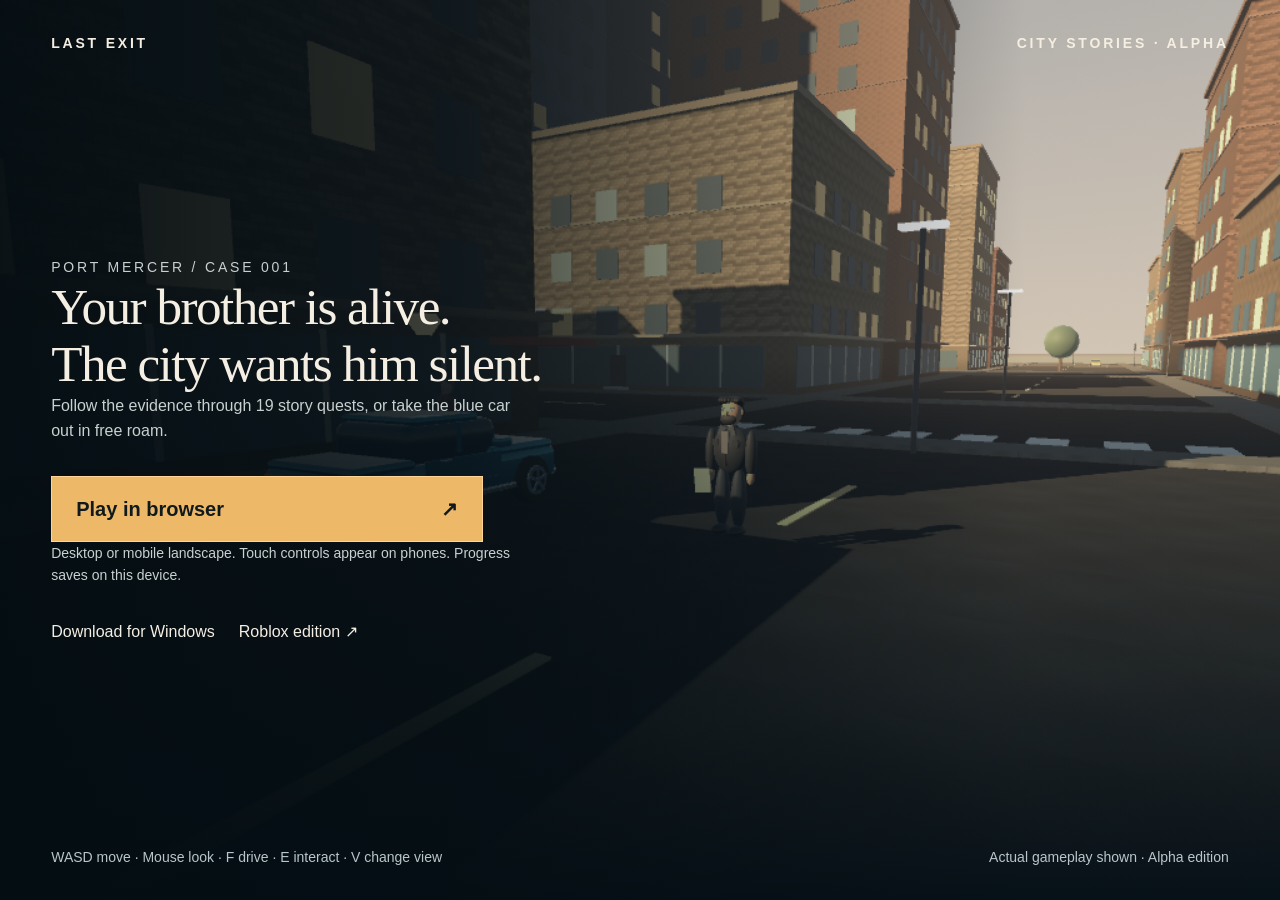
<file: index.html>
<!DOCTYPE html><html lang="en"><head><meta charSet="utf-8"/><meta name="viewport" content="width=device-width, initial-scale=1"/><link rel="preload" href="./gameplay.png" as="image"/><link rel="stylesheet" href="/_next/static/css/index.V1fj80-C.css" data-rsc-css-href="/_next/static/css/index.V1fj80-C.css" data-precedence="vite-rsc/importer-resources"/><link rel="modulepreload" fetchPriority="low" href="/_next/static/chunks/index-DbHGpKT9.js"/><script src="/_next/static/chunks/rolldown-runtime-C60lm6uB.js" type="module" async=""></script><script src="/_next/static/chunks/framework-D_rUT4EX.js" type="module" async=""></script><link rel="modulepreload" href="/_next/static/chunks/layout-segment-context-DYfTMJEV.js" crossorigin=""/><title>LAST EXIT — City Stories</title><meta name="description" content="Play the Port Mercer mystery: 19 quests, driving and free roam."/><script>Object.assign(((self[Symbol.for("vinext.navigationRuntime")]??={bootstrap:{routeManifest:null},functions:{}}).bootstrap.rsc??={rsc:[]}),{params:{},nav:{"pathname":"/","searchParams":[]}})</script><link rel="modulepreload" href="/_next/static/chunks/index-DbHGpKT9.js" />
<link rel="preload" href="/_next/static/_vinext_fonts/geist-8ac0455e797f/geist-98bbbccb.woff2" as="font" type="font/woff2" crossorigin />
<link rel="preload" href="/_next/static/_vinext_fonts/geist-mono-00e989178794/geist-mono-013b2f2f.woff2" as="font" type="font/woff2" crossorigin />
<style data-vinext-fonts>/* cyrillic-ext */
@font-face {
  font-family: 'Geist';
  font-style: normal;
  font-weight: 100 900;
  font-display: swap;
  src: url(/_next/static/_vinext_fonts/geist-8ac0455e797f/geist-ff2310f5.woff2) format('woff2');
  unicode-range: U+0460-052F, U+1C80-1C8A, U+20B4, U+2DE0-2DFF, U+A640-A69F, U+FE2E-FE2F;
}
/* cyrillic */
@font-face {
  font-family: 'Geist';
  font-style: normal;
  font-weight: 100 900;
  font-display: swap;
  src: url(/_next/static/_vinext_fonts/geist-8ac0455e797f/geist-875ccdd4.woff2) format('woff2');
  unicode-range: U+0301, U+0400-045F, U+0490-0491, U+04B0-04B1, U+2116;
}
/* vietnamese */
@font-face {
  font-family: 'Geist';
  font-style: normal;
  font-weight: 100 900;
  font-display: swap;
  src: url(/_next/static/_vinext_fonts/geist-8ac0455e797f/geist-52306abf.woff2) format('woff2');
  unicode-range: U+0102-0103, U+0110-0111, U+0128-0129, U+0168-0169, U+01A0-01A1, U+01AF-01B0, U+0300-0301, U+0303-0304, U+0308-0309, U+0323, U+0329, U+1EA0-1EF9, U+20AB;
}
/* latin-ext */
@font-face {
  font-family: 'Geist';
  font-style: normal;
  font-weight: 100 900;
  font-display: swap;
  src: url(/_next/static/_vinext_fonts/geist-8ac0455e797f/geist-001175b1.woff2) format('woff2');
  unicode-range: U+0100-02BA, U+02BD-02C5, U+02C7-02CC, U+02CE-02D7, U+02DD-02FF, U+0304, U+0308, U+0329, U+1D00-1DBF, U+1E00-1E9F, U+1EF2-1EFF, U+2020, U+20A0-20AB, U+20AD-20C0, U+2113, U+2C60-2C7F, U+A720-A7FF;
}
/* latin */
@font-face {
  font-family: 'Geist';
  font-style: normal;
  font-weight: 100 900;
  font-display: swap;
  src: url(/_next/static/_vinext_fonts/geist-8ac0455e797f/geist-98bbbccb.woff2) format('woff2');
  unicode-range: U+0000-00FF, U+0131, U+0152-0153, U+02BB-02BC, U+02C6, U+02DA, U+02DC, U+0304, U+0308, U+0329, U+2000-206F, U+20AC, U+2122, U+2191, U+2193, U+2212, U+2215, U+FEFF, U+FFFD;
}

@font-face {
  font-family: 'Geist Fallback';
  src: local("Arial");
  ascent-override: 95.94%;
  descent-override: 28.16%;
  line-gap-override: 0.00%;
  size-adjust: 104.76%;
}

.__font_geist_19ysh9d { font-family: 'Geist', 'Geist Fallback'; font-style: normal; }

.__variable_geist_19ysh9d { --font-geist-sans: 'Geist', 'Geist Fallback'; }

/* cyrillic-ext */
@font-face {
  font-family: 'Geist Mono';
  font-style: normal;
  font-weight: 100 900;
  font-display: swap;
  src: url(/_next/static/_vinext_fonts/geist-mono-00e989178794/geist-mono-f6b33328.woff2) format('woff2');
  unicode-range: U+0460-052F, U+1C80-1C8A, U+20B4, U+2DE0-2DFF, U+A640-A69F, U+FE2E-FE2F;
}
/* cyrillic */
@font-face {
  font-family: 'Geist Mono';
  font-style: normal;
  font-weight: 100 900;
  font-display: swap;
  src: url(/_next/static/_vinext_fonts/geist-mono-00e989178794/geist-mono-44e03052.woff2) format('woff2');
  unicode-range: U+0301, U+0400-045F, U+0490-0491, U+04B0-04B1, U+2116;
}
/* symbols2 */
@font-face {
  font-family: 'Geist Mono';
  font-style: normal;
  font-weight: 100 900;
  font-display: swap;
  src: url(/_next/static/_vinext_fonts/geist-mono-00e989178794/geist-mono-0638449e.woff2) format('woff2');
  unicode-range: U+2000-2001, U+2004-2008, U+200A, U+23B8-23BD, U+2500-259F;
}
/* vietnamese */
@font-face {
  font-family: 'Geist Mono';
  font-style: normal;
  font-weight: 100 900;
  font-display: swap;
  src: url(/_next/static/_vinext_fonts/geist-mono-00e989178794/geist-mono-971fb274.woff2) format('woff2');
  unicode-range: U+0102-0103, U+0110-0111, U+0128-0129, U+0168-0169, U+01A0-01A1, U+01AF-01B0, U+0300-0301, U+0303-0304, U+0308-0309, U+0323, U+0329, U+1EA0-1EF9, U+20AB;
}
/* latin-ext */
@font-face {
  font-family: 'Geist Mono';
  font-style: normal;
  font-weight: 100 900;
  font-display: swap;
  src: url(/_next/static/_vinext_fonts/geist-mono-00e989178794/geist-mono-44745446.woff2) format('woff2');
  unicode-range: U+0100-02BA, U+02BD-02C5, U+02C7-02CC, U+02CE-02D7, U+02DD-02FF, U+0304, U+0308, U+0329, U+1D00-1DBF, U+1E00-1E9F, U+1EF2-1EFF, U+2020, U+20A0-20AB, U+20AD-20C0, U+2113, U+2C60-2C7F, U+A720-A7FF;
}
/* latin */
@font-face {
  font-family: 'Geist Mono';
  font-style: normal;
  font-weight: 100 900;
  font-display: swap;
  src: url(/_next/static/_vinext_fonts/geist-mono-00e989178794/geist-mono-013b2f2f.woff2) format('woff2');
  unicode-range: U+0000-00FF, U+0131, U+0152-0153, U+02BB-02BC, U+02C6, U+02DA, U+02DC, U+0304, U+0308, U+0329, U+2000-206F, U+20AC, U+2122, U+2191, U+2193, U+2212, U+2215, U+FEFF, U+FFFD;
}

@font-face {
  font-family: 'Geist Mono Fallback';
  src: local("Arial");
  ascent-override: 74.67%;
  descent-override: 21.92%;
  line-gap-override: 0.00%;
  size-adjust: 134.59%;
}

.__font_geist_mono_1001rt9 { font-family: 'Geist Mono', 'Geist Mono Fallback'; font-style: normal; }

.__variable_geist_mono_1001rt9 { --font-geist-mono: 'Geist Mono', 'Geist Mono Fallback'; }
</style>
</head><body class="__variable_geist_19ysh9d __variable_geist_mono_1001rt9 antialiased"><main class="game-home"><img class="cover" src="./gameplay.png" alt="Actual gameplay: Alex Reyes beside his blue car in Port Mercer"/><div class="shade"></div><header><span>LAST EXIT</span><span>CITY STORIES · ALPHA</span></header><section class="start-panel" aria-label="Start playing"><p class="eyebrow">PORT MERCER / CASE 001</p><h1>Your brother is alive.<br/>The city wants him silent.</h1><p>Follow the evidence through 19 story quests, or take the blue car out in free roam.</p><a class="play" href="./play/index.html">Play in browser <span aria-hidden="true">↗</span></a><p class="small">Desktop or mobile landscape. Touch controls appear on phones. Progress saves on this device.</p><div class="other"><a href="./downloads/index.html">Download for Windows</a><a href="https://www.roblox.com/games/71445820523277/LAST-EXIT-City-Stories">Roblox edition ↗</a></div></section><footer><span>WASD move · Mouse look · F drive · E interact · V change view</span><span>Actual gameplay shown · Alpha edition</span></footer></main><script type="module" src="/_next/static/chunks/index-DbHGpKT9.js" id="_R_" async=""></script><script>((self[Symbol.for("vinext.navigationRuntime")]??={bootstrap:{routeManifest:null},functions:{}}).bootstrap.rsc??={rsc:[]}).rsc.push("0:{\"page:/\":\"$L1\",\"layout:/\":\"$L2\",\"route:/\":\"$L3\",\"__route\":\"route:/\",\"__interceptionContext\":null,\"__layoutIds\":[\"layout:/\"],\"__rootLayout\":\"/\",\"__bfcacheSegmentIdentities\":{\"layout:/\":\"[\\\"layout\\\",\\\"layout:/\\\",\\\"root-boundary:/\\\",\\\"\\\"]\",\"page:/\":\"[\\\"page\\\",\\\"page:/\\\",\\\"root-boundary:/\\\",\\\"\\\"]\"},\"__srcPage\":[\"page\"],\"__layoutFlags\":{\"layout:/\":\"s\"},\"__artifactCompatibility\":{\"schemaVersion\":1,\"graphVersion\":\"app-route-graph:1177fd80f83fa7b0\",\"deploymentVersion\":\"0049fa1b-5f98-4821-8830-db90452966ce\",\"appElementsSchemaVersion\":1,\"rscPayloadSchemaVersion\":1,\"rootBoundaryId\":\"/\",\"renderEpoch\":null}}\n")</script><script>((self[Symbol.for("vinext.navigationRuntime")]??={bootstrap:{routeManifest:null},functions:{}}).bootstrap.rsc??={rsc:[]}).rsc.push("4:I[\"3bb4c73cb361\",[],\"Children\",1]\n")</script><script>((self[Symbol.for("vinext.navigationRuntime")]??={bootstrap:{routeManifest:null},functions:{}}).bootstrap.rsc??={rsc:[]}).rsc.push("5:I[\"0bef8629d058\",[],\"GlobalErrorBoundary\",1]\n")</script><script>((self[Symbol.for("vinext.navigationRuntime")]??={bootstrap:{routeManifest:null},functions:{}}).bootstrap.rsc??={rsc:[]}).rsc.push("6:I[\"a7f3f1d63985\",[],\"default\",1]\n")</script><script>((self[Symbol.for("vinext.navigationRuntime")]??={bootstrap:{routeManifest:null},functions:{}}).bootstrap.rsc??={rsc:[]}).rsc.push("7:I[\"0bef8629d058\",[],\"ErrorBoundary\",1]\n")</script><script>((self[Symbol.for("vinext.navigationRuntime")]??={bootstrap:{routeManifest:null},functions:{}}).bootstrap.rsc??={rsc:[]}).rsc.push("8:I[\"bcc88b3729e4\",[],\"LayoutSegmentProvider\",1]\n")</script><script>((self[Symbol.for("vinext.navigationRuntime")]??={bootstrap:{routeManifest:null},functions:{}}).bootstrap.rsc??={rsc:[]}).rsc.push("9:I[\"3bb4c73cb361\",[],\"Slot\",1]\n")</script><script>((self[Symbol.for("vinext.navigationRuntime")]??={bootstrap:{routeManifest:null},functions:{}}).bootstrap.rsc??={rsc:[]}).rsc.push("a:I[\"0bef8629d058\",[],\"NotFoundBoundary\",1]\n")</script><script>((self[Symbol.for("vinext.navigationRuntime")]??={bootstrap:{routeManifest:null},functions:{}}).bootstrap.rsc??={rsc:[]}).rsc.push("b:I[\"fdec6512cad3\",[],\"AppRouterScrollTarget\",1]\n")</script><script>((self[Symbol.for("vinext.navigationRuntime")]??={bootstrap:{routeManifest:null},functions:{}}).bootstrap.rsc??={rsc:[]}).rsc.push("c:I[\"0bef8629d058\",[],\"RedirectBoundary\",1]\n")</script><script>((self[Symbol.for("vinext.navigationRuntime")]??={bootstrap:{routeManifest:null},functions:{}}).bootstrap.rsc??={rsc:[]}).rsc.push(":HL[\"/_next/static/css/index.V1fj80-C.css\",\"style\"     ]\n")</script><script>((self[Symbol.for("vinext.navigationRuntime")]??={bootstrap:{routeManifest:null},functions:{}}).bootstrap.rsc??={rsc:[]}).rsc.push("2:[[[\"$\",\"link\",\"css:/_next/static/css/index.V1fj80-C.css\",{\"rel\":\"stylesheet\",\"precedence\":\"vite-rsc/importer-resources\",\"href\":\"/_next/static/css/index.V1fj80-C.css\",\"data-rsc-css-href\":\"/_next/static/css/index.V1fj80-C.css\"}],\"$undefined\"],[\"$\",\"html\",null,{\"lang\":\"en\",\"children\":[\"$\",\"body\",null,{\"className\":\"__variable_geist_19ysh9d __variable_geist_mono_1001rt9 antialiased\",\"children\":[\"$\",\"$L4\",null,{}]}]}]]\n")</script><script>((self[Symbol.for("vinext.navigationRuntime")]??={bootstrap:{routeManifest:null},functions:{}}).bootstrap.rsc??={rsc:[]}).rsc.push("3:[[[\"$\",\"meta\",null,{\"charSet\":\"utf-8\"}],[[\"$\",\"title\",\"0\",{\"children\":\"LAST EXIT — City Stories\"}],[\"$\",\"meta\",\"1\",{\"name\":\"description\",\"content\":\"Play the Port Mercer mystery: 19 quests, driving and free roam.\"}]],[[\"$\",\"meta\",\"0\",{\"name\":\"viewport\",\"content\":\"width=device-width, initial-scale=1\"}]]],[\"$\",\"$L5\",null,{\"fallback\":\"$6\",\"children\":[\"$\",\"$L7\",null,{\"fallback\":\"$6\",\"children\":[\"$\",\"$L8\",null,{\"providerId\":\"layout:/\",\"segmentMap\":{\"children\":[]},\"children\":[\"$\",\"$L9\",null,{\"id\":\"layout:/\",\"parallelSlots\":\"$undefined\",\"children\":[\"$\",\"$La\",null,{\"resetKey\":\"\",\"fallback\":[[\"$\",\"title\",null,{\"children\":\"404: This page could not be found.\"}],[\"$\",\"div\",null,{\"style\":{\"fontFamily\":\"system-ui,\\\"Segoe UI\\\",Roboto,Helvetica,Arial,sans-serif,\\\"Apple Color Emoji\\\",\\\"Segoe UI Emoji\\\"\",\"height\":\"100vh\",\"textAlign\":\"center\",\"display\":\"flex\",\"flexDirection\":\"column\",\"alignItems\":\"center\",\"justifyContent\":\"center\"},\"children\":[\"$\",\"div\",null,{\"children\":[[\"$\",\"style\",null,{\"dangerouslySetInnerHTML\":{\"__html\":\"body{color:#000;background:#fff;margin:0}.next-error-h1{border-right:1px solid rgba(0,0,0,.3)}@media (prefers-color-scheme:dark){body{color:#fff;background:#000}.next-error-h1{border-right:1px solid rgba(255,255,255,.3)}}\"}}],[\"$\",\"h1\",null,{\"className\":\"next-error-h1\",\"style\":{\"display\":\"inline-block\",\"margin\":\"0 20px 0 0\",\"padding\":\"0 23px 0 0\",\"fontSize\":24,\"fontWeight\":500,\"verticalAlign\":\"top\",\"lineHeight\":\"49px\"},\"children\":404}],[\"$\",\"div\",null,{\"style\":{\"display\":\"inline-block\"},\"children\":[\"$\",\"h2\",null,{\"style\":{\"fontSize\":14,\"fontWeight\":400,\"lineHeight\":\"49px\",\"margin\":0},\"children\":\"This page could not be found.\"}]}]]}]}]],\"children\":[\"$\",\"$Lb\",null,{\"children\":[\"$\",\"$Lc\",null,{\"children\":[[\"$\",\"$L8\",null,{\"providerId\":\"page:/\",\"segmentMap\":{\"children\":[\"__PAGE__\"]},\"children\":[\"$\",\"$L9\",null,{\"id\":\"page:/\"}]}],null]}]}]}]}]}]}]}],null,null]\n")</script><script>((self[Symbol.for("vinext.navigationRuntime")]??={bootstrap:{routeManifest:null},functions:{}}).bootstrap.rsc??={rsc:[]}).rsc.push(":HL[\"./gameplay.png\",\"image\"]\n")</script><script>((self[Symbol.for("vinext.navigationRuntime")]??={bootstrap:{routeManifest:null},functions:{}}).bootstrap.rsc??={rsc:[]}).rsc.push("1:[\"$\",\"main\",null,{\"className\":\"game-home\",\"children\":[[\"$\",\"img\",null,{\"className\":\"cover\",\"src\":\"./gameplay.png\",\"alt\":\"Actual gameplay: Alex Reyes beside his blue car in Port Mercer\"}],[\"$\",\"div\",null,{\"className\":\"shade\"}],[\"$\",\"header\",null,{\"children\":[[\"$\",\"span\",null,{\"children\":\"LAST EXIT\"}],[\"$\",\"span\",null,{\"children\":\"CITY STORIES · ALPHA\"}]]}],[\"$\",\"section\",null,{\"className\":\"start-panel\",\"aria-label\":\"Start playing\",\"children\":[[\"$\",\"p\",null,{\"className\":\"eyebrow\",\"children\":\"PORT MERCER / CASE 001\"}],[\"$\",\"h1\",null,{\"children\":[\"Your brother is alive.\",[\"$\",\"br\",null,{}],\"The city wants him silent.\"]}],[\"$\",\"p\",null,{\"children\":\"Follow the evidence through 19 story quests, or take the blue car out in free roam.\"}],[\"$\",\"a\",null,{\"className\":\"play\",\"href\":\"./play/index.html\",\"children\":[\"Play in browser \",[\"$\",\"span\",null,{\"aria-hidden\":\"true\",\"children\":\"↗\"}]]}],[\"$\",\"p\",null,{\"className\":\"small\",\"children\":\"Desktop or mobile landscape. Touch controls appear on phones. Progress saves on this device.\"}],[\"$\",\"div\",null,{\"className\":\"other\",\"children\":[[\"$\",\"a\",null,{\"href\":\"./downloads/index.html\",\"children\":\"Download for Windows\"}],[\"$\",\"a\",null,{\"href\":\"https://www.roblox.com/games/71445820523277/LAST-EXIT-City-Stories\",\"children\":\"Roblox edition ↗\"}]]}]]}],[\"$\",\"footer\",null,{\"children\":[[\"$\",\"span\",null,{\"children\":\"WASD move · Mouse look · F drive · E interact · V change view\"}],[\"$\",\"span\",null,{\"children\":\"Actual gameplay shown · Alpha edition\"}]]}]]}]\n")</script><script>Object.assign(((self[Symbol.for("vinext.navigationRuntime")]??={bootstrap:{routeManifest:null},functions:{}}).bootstrap.rsc??={rsc:[]}),{"initialCacheKind":"static"});((self[Symbol.for("vinext.navigationRuntime")]??={bootstrap:{routeManifest:null},functions:{}}).bootstrap.rsc??={rsc:[]}).done=true</script></body></html>
</file>
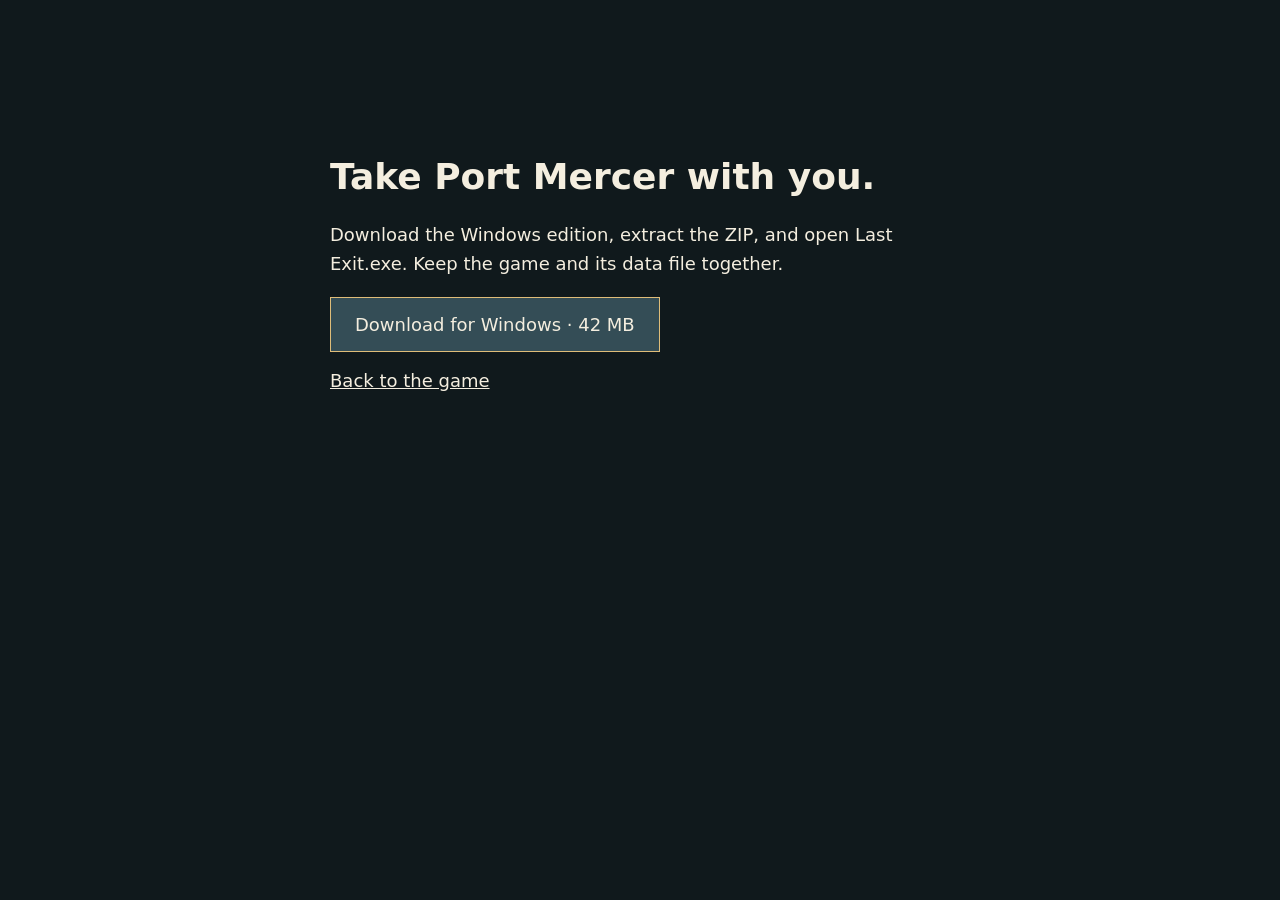
<file: downloads/index.html>
<!doctype html><html lang="en"><meta charset="utf-8"><meta name="viewport" content="width=device-width"><title>Download LAST EXIT</title><style>body{background:#10191c;color:#f4eedf;font:18px system-ui;max-width:620px;margin:12vh auto;padding:24px}button,a{color:inherit}button{background:#344d56;border:1px solid #dfbd79;padding:16px 24px;font:inherit;cursor:pointer}p{line-height:1.6}</style><h1>Take Port Mercer with you.</h1><p>Download the Windows edition, extract the ZIP, and open Last Exit.exe. Keep the game and its data file together.</p><button id="download">Download for Windows · 42 MB</button><p id="status" role="status"></p><a href="../">Back to the game</a><script>
const button=document.querySelector('button'),status=document.querySelector('#status');
button.onclick=async()=>{button.disabled=true;try{const blobs=[];const parts=["windows-0.part","windows-1.part"];for(let i=0;i<parts.length;i++){status.textContent='Downloading '+(i+1)+' of '+parts.length+'…';const r=await fetch(parts[i]);if(!r.ok)throw Error('Download interrupted. Please retry.');blobs.push(await r.blob());}const url=URL.createObjectURL(new Blob(blobs,{type:'application/zip'}));const a=document.createElement('a');a.href=url;a.download='Last-Exit-Windows.zip';a.click();setTimeout(()=>URL.revokeObjectURL(url),60000);status.textContent='Download ready. Check your Downloads folder.';}catch(e){status.textContent=e.message;}finally{button.disabled=false;}};
</script></html>
</file>
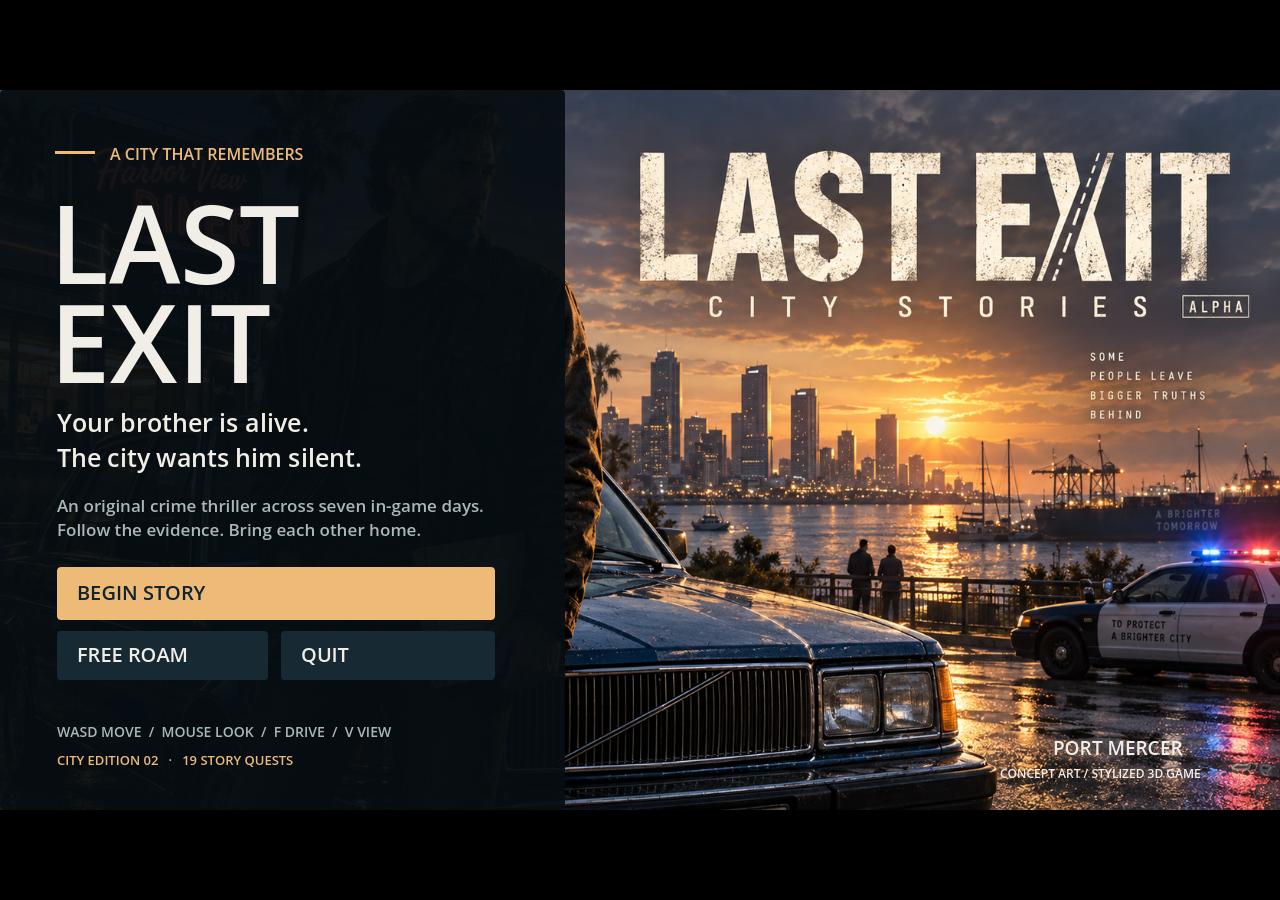
<file: play/index.html>
<!DOCTYPE html>
<html lang="en">
	<head><script>
const originalFetch = window.fetch.bind(window);
window.fetch = async function(input, options) {
 const url = new URL(typeof input === 'string' ? input : input.url, location.href);
 if (url.origin === location.origin && url.pathname.endsWith('/play/index.wasm')) {
  const compressed = await originalFetch(url.href + '.gz', options);
  if (!compressed.ok) throw new Error('Game download failed. Please reload.');
  return new Response(compressed.body.pipeThrough(new DecompressionStream('gzip')), {headers:{'Content-Type':'application/wasm'}});
 }
 if(url.pathname.endsWith('/play/index.pck')) return originalFetch(url.href+'?v=fast2', options); return originalFetch(input, options);
};
</script>
		<meta charset="utf-8">
		<meta name="viewport" content="width=device-width, user-scalable=no, initial-scale=1.0">
		<title>LAST EXIT — A City That Remembers</title>
		<style>
html, body, #canvas {
	margin: 0;
	padding: 0;
	border: 0;
}

body {
	color: white;
	background-color: black;
	overflow: hidden;
	touch-action: none;
}

#canvas {
	display: block;
}

#canvas:focus {
	outline: none;
}

#status, #status-splash, #status-progress {
	position: absolute;
	left: 0;
	right: 0;
}

#status, #status-splash {
	top: 0;
	bottom: 0;
}

#status {
	background-color: #242424;
	display: flex;
	flex-direction: column;
	justify-content: center;
	align-items: center;
	visibility: hidden;
}

#status-splash {
	max-height: 100%;
	max-width: 100%;
	margin: auto;
}

#status-splash.show-image--false {
	display: none;
}

#status-splash.fullsize--true {
	height: 100%;
	width: 100%;
	object-fit: contain;
}

#status-splash.use-filter--false {
	image-rendering: pixelated;
}

#status-progress, #status-notice {
	display: none;
}

#status-progress {
	bottom: 10%;
	width: 50%;
	margin: 0 auto;
}

#status-notice {
	background-color: #5b3943;
	border-radius: 0.5rem;
	border: 1px solid #9b3943;
	color: #e0e0e0;
	font-family: 'Noto Sans', 'Droid Sans', Arial, sans-serif;
	line-height: 1.3;
	margin: 0 2rem;
	overflow: hidden;
	padding: 1rem;
	text-align: center;
	z-index: 1;
}
		</style>
		<link id="-gd-engine-icon" rel="icon" type="image/png" href="index.icon.png" />
<link rel="apple-touch-icon" href="index.apple-touch-icon.png"/>

	<style>
body{touch-action:none;overscroll-behavior:none}#mobile-fullscreen{position:fixed;z-index:30;top:8px;left:50%;transform:translateX(-50%);background:#162b34;color:#fff;border:1px solid #edba77;border-radius:6px;padding:10px 16px;display:none}#rotate-note{display:none;position:fixed;inset:0;z-index:40;background:#101c23;color:#f4ebdd;align-items:center;justify-content:center;text-align:center;font:20px system-ui;padding:30px}@media(pointer:coarse){#mobile-fullscreen{display:block}}@media(pointer:coarse) and (orientation:portrait){#rotate-note{display:flex}}
</style></head>
	<body><button id="mobile-fullscreen">Full screen</button><div id="rotate-note">Turn your phone sideways to play LAST EXIT.<br>Landscape gives your controls and quest text room.</div>
		<canvas id="canvas">
			Your browser does not support the canvas tag.
		</canvas>

		<noscript>
			Your browser does not support JavaScript.
		</noscript>

		<div id="status">
			<img id="status-splash" class="show-image--true fullsize--true use-filter--true" src="index.png" alt="">
			<progress id="status-progress"></progress>
			<div id="status-notice"></div>
		</div>

		<script src="index.js"></script>
		<script>
const GODOT_CONFIG = {"args":[],"canvasResizePolicy":2,"emscriptenPoolSize":8,"ensureCrossOriginIsolationHeaders":true,"executable":"index","experimentalVK":false,"fileSizes":{"index.pck":2673364,"index.wasm":39514754},"focusCanvas":true,"gdextensionLibs":[],"godotPoolSize":4};
const GODOT_THREADS_ENABLED = false;
const engine = new Engine(GODOT_CONFIG);

(function () {
	const statusOverlay = document.getElementById('status');
	const statusProgress = document.getElementById('status-progress');
	const statusNotice = document.getElementById('status-notice');

	let initializing = true;
	let statusMode = '';

	function setStatusMode(mode) {
		if (statusMode === mode || !initializing) {
			return;
		}
		if (mode === 'hidden') {
			statusOverlay.remove();
			initializing = false;
			return;
		}
		statusOverlay.style.visibility = 'visible';
		statusProgress.style.display = mode === 'progress' ? 'block' : 'none';
		statusNotice.style.display = mode === 'notice' ? 'block' : 'none';
		statusMode = mode;
	}

	function setStatusNotice(text) {
		while (statusNotice.lastChild) {
			statusNotice.removeChild(statusNotice.lastChild);
		}
		const lines = text.split('\n');
		lines.forEach((line) => {
			statusNotice.appendChild(document.createTextNode(line));
			statusNotice.appendChild(document.createElement('br'));
		});
	}

	function displayFailureNotice(err) {
		console.error(err);
		if (err instanceof Error) {
			setStatusNotice(err.message);
		} else if (typeof err === 'string') {
			setStatusNotice(err);
		} else {
			setStatusNotice('An unknown error occurred.');
		}
		setStatusMode('notice');
		initializing = false;
	}

	const missing = Engine.getMissingFeatures({
		threads: GODOT_THREADS_ENABLED,
	});

	if (missing.length !== 0) {
		if (GODOT_CONFIG['serviceWorker'] && GODOT_CONFIG['ensureCrossOriginIsolationHeaders'] && 'serviceWorker' in navigator) {
			let serviceWorkerRegistrationPromise;
			try {
				serviceWorkerRegistrationPromise = navigator.serviceWorker.getRegistration();
			} catch (err) {
				serviceWorkerRegistrationPromise = Promise.reject(new Error('Service worker registration failed.'));
			}
			// There's a chance that installing the service worker would fix the issue
			Promise.race([
				serviceWorkerRegistrationPromise.then((registration) => {
					if (registration != null) {
						return Promise.reject(new Error('Service worker already exists.'));
					}
					return registration;
				}).then(() => engine.installServiceWorker()),
				// For some reason, `getRegistration()` can stall
				new Promise((resolve) => {
					setTimeout(() => resolve(), 2000);
				}),
			]).then(() => {
				// Reload if there was no error.
				window.location.reload();
			}).catch((err) => {
				console.error('Error while registering service worker:', err);
			});
		} else {
			// Display the message as usual
			const missingMsg = 'Error\nThe following features required to run Godot projects on the Web are missing:\n';
			displayFailureNotice(missingMsg + missing.join('\n'));
		}
	} else {
		setStatusMode('progress');
		engine.startGame({
			'onProgress': function (current, total) {
				if (current > 0 && total > 0) {
					statusProgress.value = current;
					statusProgress.max = total;
				} else {
					statusProgress.removeAttribute('value');
					statusProgress.removeAttribute('max');
				}
			},
		}).then(() => {
			setStatusMode('hidden');
		}, displayFailureNotice);
	}
}());
		</script>
	<script>document.querySelector('#mobile-fullscreen').onclick=async()=>{try{await document.documentElement.requestFullscreen();document.querySelector('#mobile-fullscreen').style.display='none';}catch{document.querySelector('#mobile-fullscreen').textContent='Use landscape mode';}};</script></body>
</html>
</file>
